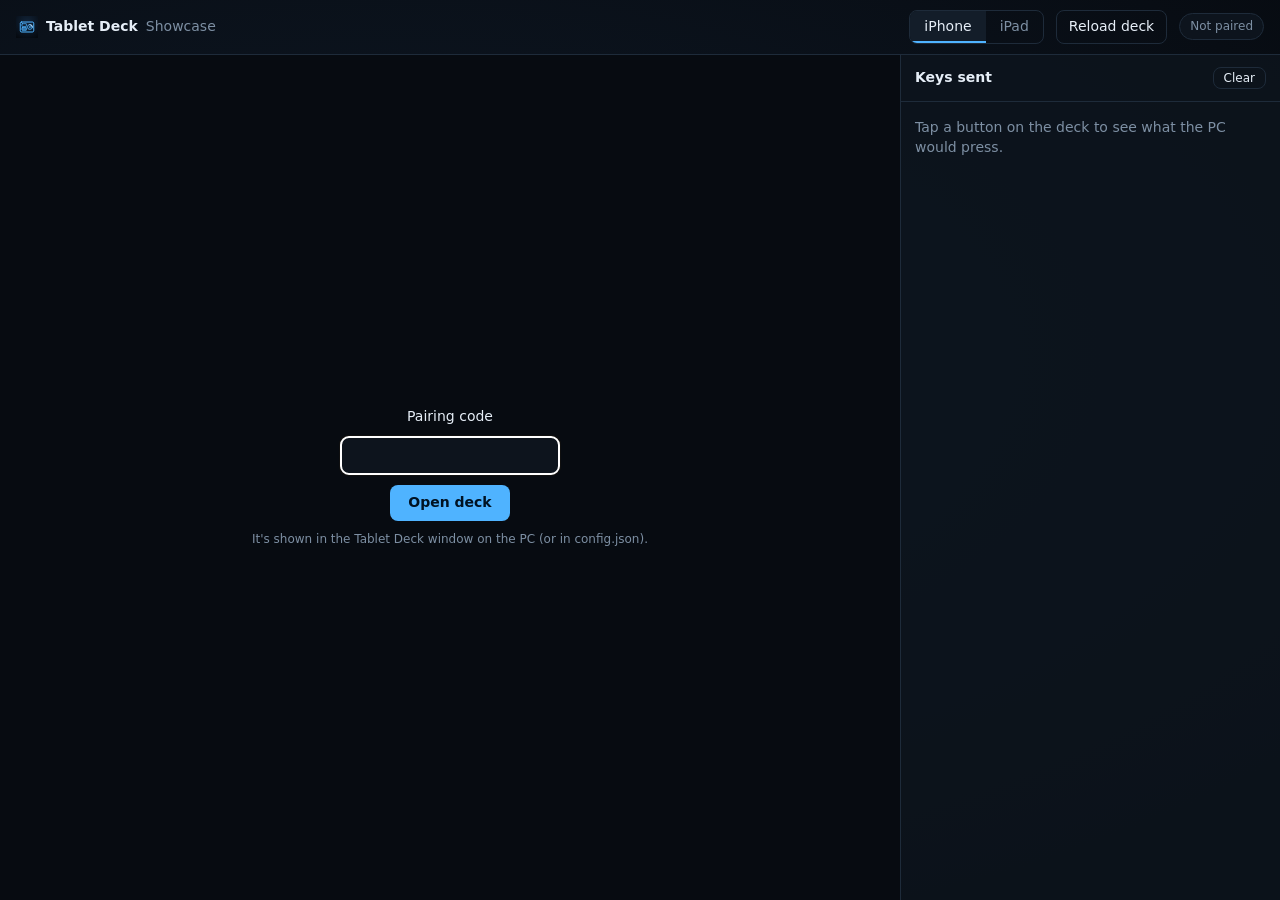
<file: sc_voice_cockpit/deck/static/showcase.html>
<!doctype html>
<html lang="en">
<head>
<meta charset="utf-8">
<meta name="viewport" content="width=device-width, initial-scale=1">
<title>Tablet Deck Showcase</title>
<link rel="icon" href="icon.svg" type="image/svg+xml">
<link rel="stylesheet" href="showcase.css">
</head>
<body>
<!-- Sandbox for showing the deck on a simulated iPhone or iPad, with a live log of the keys
     the PC would press. Run the server with --dry-run and open /showcase.html?t=<code>. -->
<header class="bar">
  <div class="brand"><img src="icon.svg" alt=""><b>Tablet Deck</b><span>Showcase</span></div>
  <div class="seg" role="group" aria-label="Device">
    <button type="button" data-device="phone" aria-pressed="true">iPhone</button>
    <button type="button" data-device="tablet" aria-pressed="false">iPad</button>
  </div>
  <button type="button" id="reload" class="ghost">Reload deck</button>
  <span id="mode" class="pill">Connecting…</span>
</header>
<div id="warn" class="warn" role="alert" hidden></div>

<main class="layout">
  <section class="stage" id="stage">
    <div class="device" id="device">
      <div class="screen"><iframe id="deck" title="Tablet Deck"></iframe></div>
      <i class="island"></i><i class="home"></i><i class="cam"></i>
      <i class="side power"></i><i class="side vol-up"></i><i class="side vol-down"></i><i class="side action"></i>
    </div>
    <form id="pair" class="pair" hidden>
      <label for="code">Pairing code</label>
      <input id="code" autocomplete="off" spellcheck="false" maxlength="32">
      <button type="submit">Open deck</button>
      <p>It's shown in the Tablet Deck window on the PC (or in config.json).</p>
    </form>
    <div class="caption" id="caption"></div>
  </section>

  <aside class="log" aria-label="Keys sent">
    <div class="log-head">
      <b>Keys sent</b><span id="count" class="count"></span>
      <button type="button" id="clear" class="ghost small">Clear</button>
    </div>
    <p class="empty" id="empty">Tap a button on the deck to see what the PC would press.</p>
    <ol id="entries"></ol>
  </aside>
</main>

<script src="showcase.js"></script>
</body>
</html>
</file>
<file: sc_voice_cockpit/deck/static/showcase.css>
/* Showcase page: a device frame around the deck plus a live key log. */
:root {
  --bg: #070b11; --panel: #0d141d; --panel-hi: #131d29; --line: #1e2b3a;
  --text: #e6eef7; --dim: #7d8fa3; --accent: #4fb3ff;
  --ok: #46d79a; --warn: #ffbe55; --bad: #ff5f6d;
  color-scheme: dark;
}
* { box-sizing: border-box; }
html, body { margin: 0; height: 100%; }
body {
  display: flex; flex-direction: column;
  background: radial-gradient(1200px 600px at 30% 40%, #0f1a28, var(--bg));
  color: var(--text); font: 14px/1.4 system-ui, "Segoe UI", sans-serif;
}
button { font: inherit; color: inherit; cursor: pointer; }

/* ---------- top bar ---------- */
.bar { display: flex; align-items: center; gap: 12px; padding: 10px 16px; border-bottom: 1px solid var(--line); flex-wrap: wrap; }
.brand { display: flex; align-items: center; gap: 8px; margin-right: auto; }
.brand img { width: 22px; height: 22px; }
.brand span { color: var(--dim); }
.seg { display: inline-flex; border: 1px solid var(--line); border-radius: 8px; overflow: hidden; }
.seg button { background: none; border: 0; padding: 6px 14px; color: var(--dim); }
.seg button[aria-pressed="true"] { background: var(--panel-hi); color: var(--text); box-shadow: inset 0 -2px 0 var(--accent); }
.ghost { background: none; border: 1px solid var(--line); border-radius: 8px; padding: 6px 12px; }
.ghost:hover { border-color: var(--accent); }
.ghost.small { padding: 2px 10px; font-size: 12px; }
.pill { padding: 4px 10px; border-radius: 999px; background: var(--panel); border: 1px solid var(--line); color: var(--dim); font-size: 12px; }
.pill.ok { color: var(--ok); border-color: color-mix(in srgb, var(--ok) 40%, transparent); }
.pill.bad { color: var(--bad); border-color: color-mix(in srgb, var(--bad) 40%, transparent); }
.warn { margin: 10px 16px 0; padding: 10px 14px; border-radius: 8px; background: color-mix(in srgb, var(--bad) 14%, var(--panel)); border: 1px solid var(--bad); }

/* ---------- layout ---------- */
.layout { flex: 1; min-height: 0; display: flex; }
.stage { flex: 1; min-width: 0; position: relative; display: flex; flex-direction: column; align-items: center; justify-content: center; padding: 24px; overflow: hidden; }
.caption { margin-top: 14px; color: var(--dim); font-size: 12px; text-align: center; }
.log { width: 380px; flex: none; display: flex; flex-direction: column; border-left: 1px solid var(--line); background: color-mix(in srgb, var(--panel) 80%, transparent); min-height: 0; }
@media (max-width: 900px) {
  .layout { flex-direction: column; }
  .stage { min-height: 300px; padding: 16px; }
  .log { width: auto; border-left: 0; border-top: 1px solid var(--line); height: 45vh; }
}

/* ---------- device frame ---------- */
/* Sized in real CSS pixels (the device's points), then scaled to fit by showcase.js. */
.device {
  --w: 852px; --h: 393px; --bezel: 12px; --radius: 55px;
  position: relative; flex: none;
  width: calc(var(--w) + 2 * var(--bezel)); height: calc(var(--h) + 2 * var(--bezel));
  padding: var(--bezel); border-radius: calc(var(--radius) + var(--bezel));
  background: #050505;
  box-shadow: 0 0 0 2px #3a3d42, 0 0 0 4px #1b1c1f, 0 30px 80px rgba(0,0,0,.6);
  transform-origin: center;
}
.screen { width: var(--w); height: var(--h); border-radius: var(--radius); overflow: hidden; background: #000; }
.screen iframe { display: block; width: 100%; height: 100%; border: 0; }
.device i { position: absolute; pointer-events: none; }
/* Landscape with the top of the phone to the left: the Dynamic Island sits on the left. */
.island { left: calc(var(--bezel) + 11px); top: 50%; width: 37px; height: 126px; margin-top: -63px; border-radius: 19px; background: #000; box-shadow: 0 0 0 1px #111; }
.home { left: 50%; bottom: calc(var(--bezel) + 8px); width: 200px; height: 5px; margin-left: -100px; border-radius: 3px; background: rgba(255,255,255,.7); mix-blend-mode: difference; }
.cam { display: none; left: calc(var(--bezel) / 2 - 3px); top: 50%; width: 6px; height: 6px; margin-top: -3px; border-radius: 50%; background: #1a2230; }
.side { background: #2c2f34; border-radius: 2px; }
.power { top: -6px; right: 30%; width: 90px; height: 4px; }
.action { bottom: -6px; left: 120px; width: 30px; height: 4px; }
.vol-up { bottom: -6px; left: 175px; width: 60px; height: 4px; }
.vol-down { bottom: -6px; left: 250px; width: 60px; height: 4px; }
.device.tablet { box-shadow: 0 0 0 2px #45484d, 0 30px 80px rgba(0,0,0,.6); background: #0a0a0a; }
.device.tablet .island, .device.tablet .home, .device.tablet .action, .device.tablet .vol-down { display: none; }
.device.tablet .cam { display: block; }
.device.tablet .power { top: -4px; right: auto; left: 60px; width: 60px; }
.device.tablet .vol-up { bottom: auto; top: -4px; left: auto; right: 80px; width: 90px; }

.pair { position: absolute; inset: 0; display: flex; flex-direction: column; align-items: center; justify-content: center; gap: 10px; background: var(--bg); }
.pair[hidden] { display: none; }
.pair input { font: 18px system-ui; padding: 8px 12px; width: 220px; text-align: center; background: var(--panel); color: var(--text); border: 1px solid var(--line); border-radius: 8px; }
.pair button { background: var(--accent); color: #001222; border: 0; border-radius: 8px; padding: 8px 18px; font-weight: 600; }
.pair p { color: var(--dim); margin: 0; font-size: 12px; }

/* ---------- key log ---------- */
.log-head { display: flex; align-items: center; gap: 8px; padding: 12px 14px; border-bottom: 1px solid var(--line); }
.count { color: var(--dim); font-size: 12px; margin-right: auto; }
.empty { color: var(--dim); padding: 16px 14px; margin: 0; }
#entries { list-style: none; margin: 0; padding: 0; overflow-y: auto; flex: 1; min-height: 0; }
#entries li { padding: 8px 14px; border-bottom: 1px solid color-mix(in srgb, var(--line) 60%, transparent); display: grid; grid-template-columns: 62px 1fr; gap: 2px 8px; }
#entries li.new { animation: flash 1s ease-out; }
@keyframes flash { from { background: color-mix(in srgb, var(--accent) 22%, transparent); } }
.t { color: var(--dim); font: 11px/1.9 ui-monospace, Consolas, monospace; grid-row: span 2; }
.what { display: flex; align-items: center; gap: 6px; flex-wrap: wrap; }
.what b { font-weight: 600; }
.what .arrow { color: var(--dim); }
kbd { font: 11px/1 ui-monospace, Consolas, monospace; padding: 3px 5px; border-radius: 4px; background: var(--panel-hi); border: 1px solid var(--line); border-bottom-width: 2px; text-transform: uppercase; }
.meta { display: flex; gap: 8px; flex-wrap: wrap; font-size: 12px; color: var(--dim); }
.tag { padding: 0 6px; border-radius: 4px; background: var(--panel-hi); color: var(--text); font-size: 11px; line-height: 18px; }
.ok { color: var(--ok); }
.warn-text { color: var(--warn); }
.dim { color: var(--dim); }
#entries li.info .what { color: var(--dim); font-weight: 400; }
</file>
